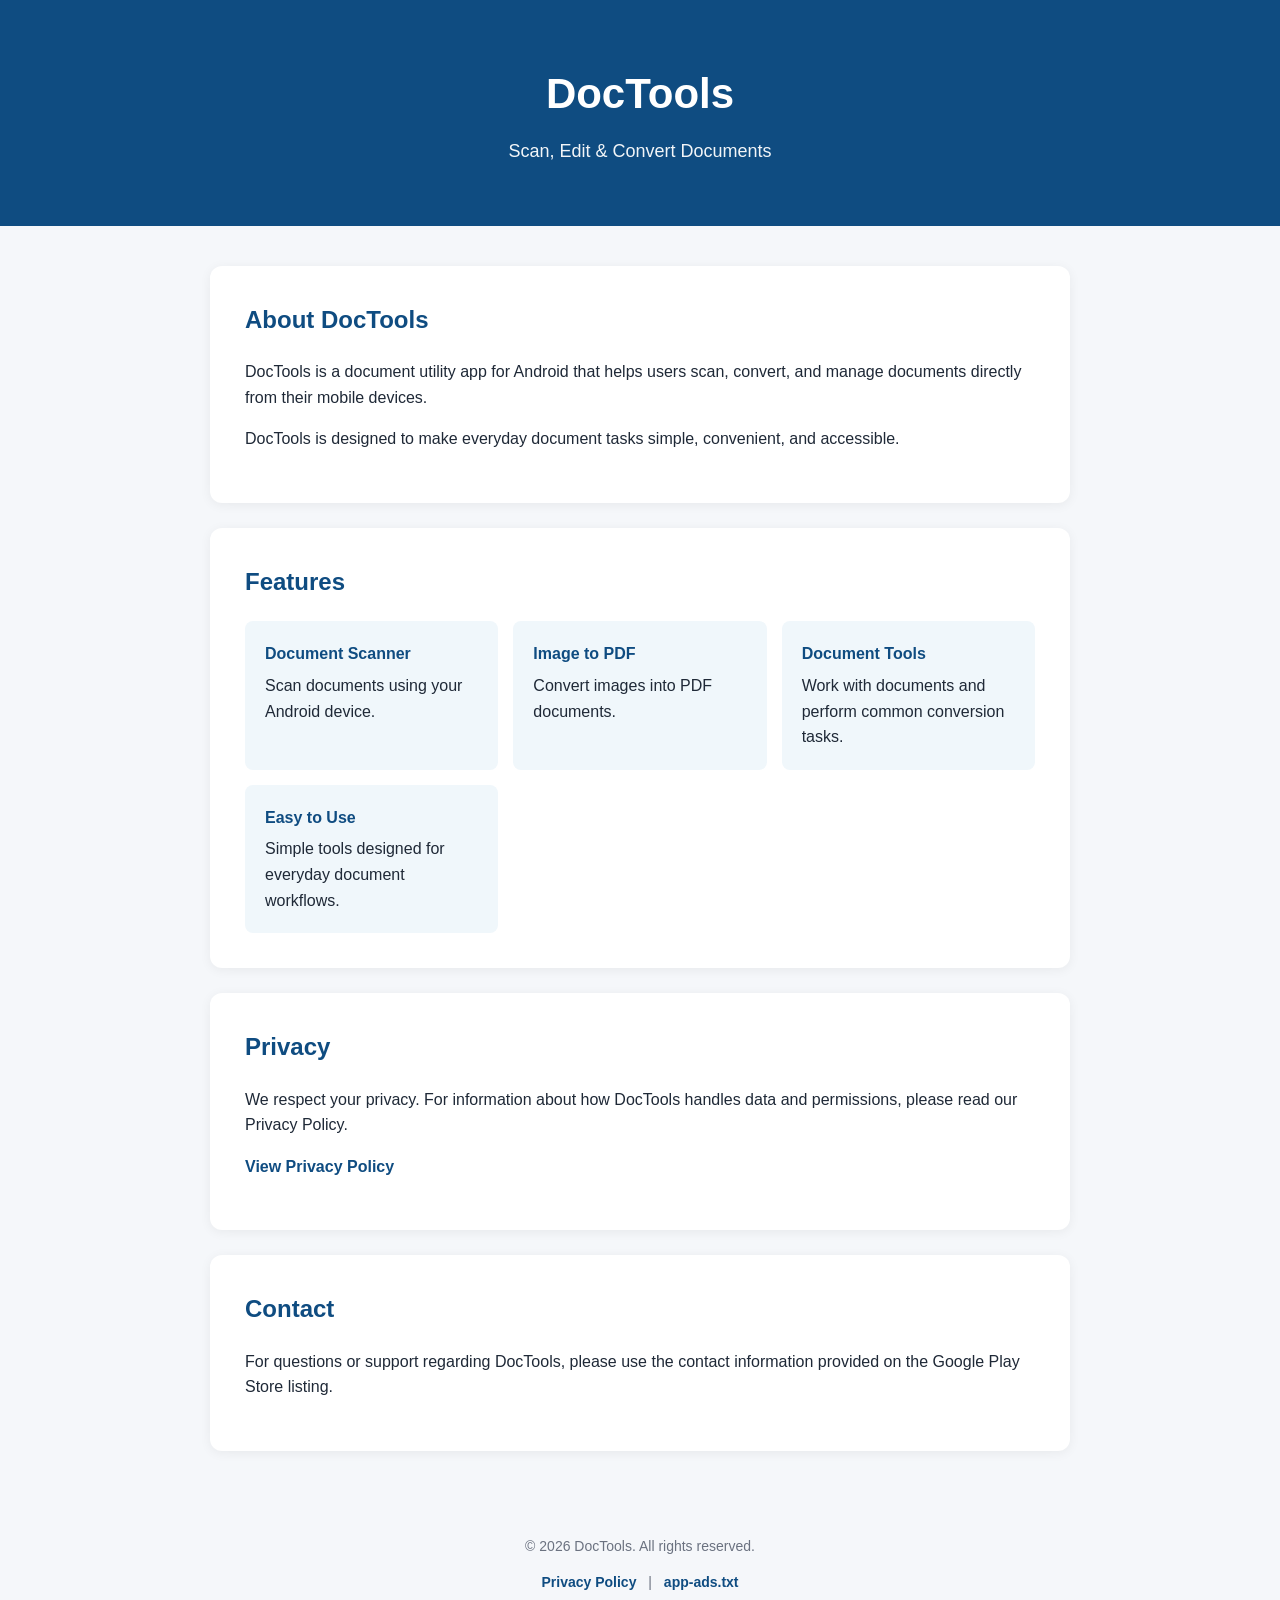
<file: index.html>
<!DOCTYPE html>
<html lang="en">
<head>
    <meta charset="UTF-8">
    <meta name="viewport" content="width=device-width, initial-scale=1.0">

    <title>DocTools – Scan, Edit & Convert</title>

    <meta
        name="description"
        content="DocTools is a document scanning, editing, and conversion app for Android."
    >

    <meta name="theme-color" content="#0F4C81">

    <style>
        * {
            box-sizing: border-box;
        }

        body {
            margin: 0;
            font-family: Arial, Helvetica, sans-serif;
            background: #f5f7fa;
            color: #1f2937;
            line-height: 1.6;
        }

        header {
            background: #0F4C81;
            color: white;
            padding: 60px 20px;
            text-align: center;
        }

        header h1 {
            margin: 0 0 10px;
            font-size: 42px;
        }

        header p {
            margin: 0;
            font-size: 18px;
            opacity: 0.95;
        }

        main {
            max-width: 900px;
            margin: 40px auto;
            padding: 0 20px;
        }

        .card {
            background: white;
            padding: 35px;
            margin-bottom: 25px;
            border-radius: 12px;
            box-shadow: 0 2px 12px rgba(0, 0, 0, 0.06);
        }

        h2 {
            color: #0F4C81;
            margin-top: 0;
        }

        .features {
            display: grid;
            grid-template-columns: repeat(auto-fit, minmax(220px, 1fr));
            gap: 15px;
            margin-top: 20px;
        }

        .feature {
            padding: 20px;
            background: #f0f7fb;
            border-radius: 8px;
        }

        .feature strong {
            display: block;
            margin-bottom: 6px;
            color: #0F4C81;
        }

        a {
            color: #0F4C81;
            text-decoration: none;
            font-weight: 600;
        }

        a:hover {
            text-decoration: underline;
        }

        footer {
            text-align: center;
            padding: 30px 20px;
            color: #6b7280;
            font-size: 14px;
        }

        footer a {
            margin: 0 8px;
        }

        @media (max-width: 600px) {
            header {
                padding: 45px 20px;
            }

            header h1 {
                font-size: 32px;
            }

            .card {
                padding: 25px;
            }
        }
    </style>
</head>

<body>

<header>
    <h1>DocTools</h1>
    <p>Scan, Edit &amp; Convert Documents</p>
</header>

<main>

    <section class="card">
        <h2>About DocTools</h2>

        <p>
            DocTools is a document utility app for Android that helps users
            scan, convert, and manage documents directly from their mobile
            devices.
        </p>

        <p>
            DocTools is designed to make everyday document tasks simple,
            convenient, and accessible.
        </p>
    </section>

    <section class="card">
        <h2>Features</h2>

        <div class="features">
            <div class="feature">
                <strong>Document Scanner</strong>
                Scan documents using your Android device.
            </div>

            <div class="feature">
                <strong>Image to PDF</strong>
                Convert images into PDF documents.
            </div>

            <div class="feature">
                <strong>Document Tools</strong>
                Work with documents and perform common conversion tasks.
            </div>

            <div class="feature">
                <strong>Easy to Use</strong>
                Simple tools designed for everyday document workflows.
            </div>
        </div>
    </section>

    <section class="card">
        <h2>Privacy</h2>

        <p>
            We respect your privacy. For information about how DocTools
            handles data and permissions, please read our Privacy Policy.
        </p>

        <p>
            <a href="privacy-policy.html">View Privacy Policy</a>
        </p>
    </section>

    <section class="card">
        <h2>Contact</h2>

        <p>
            For questions or support regarding DocTools, please use the
            contact information provided on the Google Play Store listing.
        </p>
    </section>

</main>

<footer>
    <p>&copy; 2026 DocTools. All rights reserved.</p>

    <p>
        <a href="privacy-policy.html">Privacy Policy</a>
        |
        <a href="app-ads.txt">app-ads.txt</a>
    </p>
</footer>

</body>
</html>
</file>
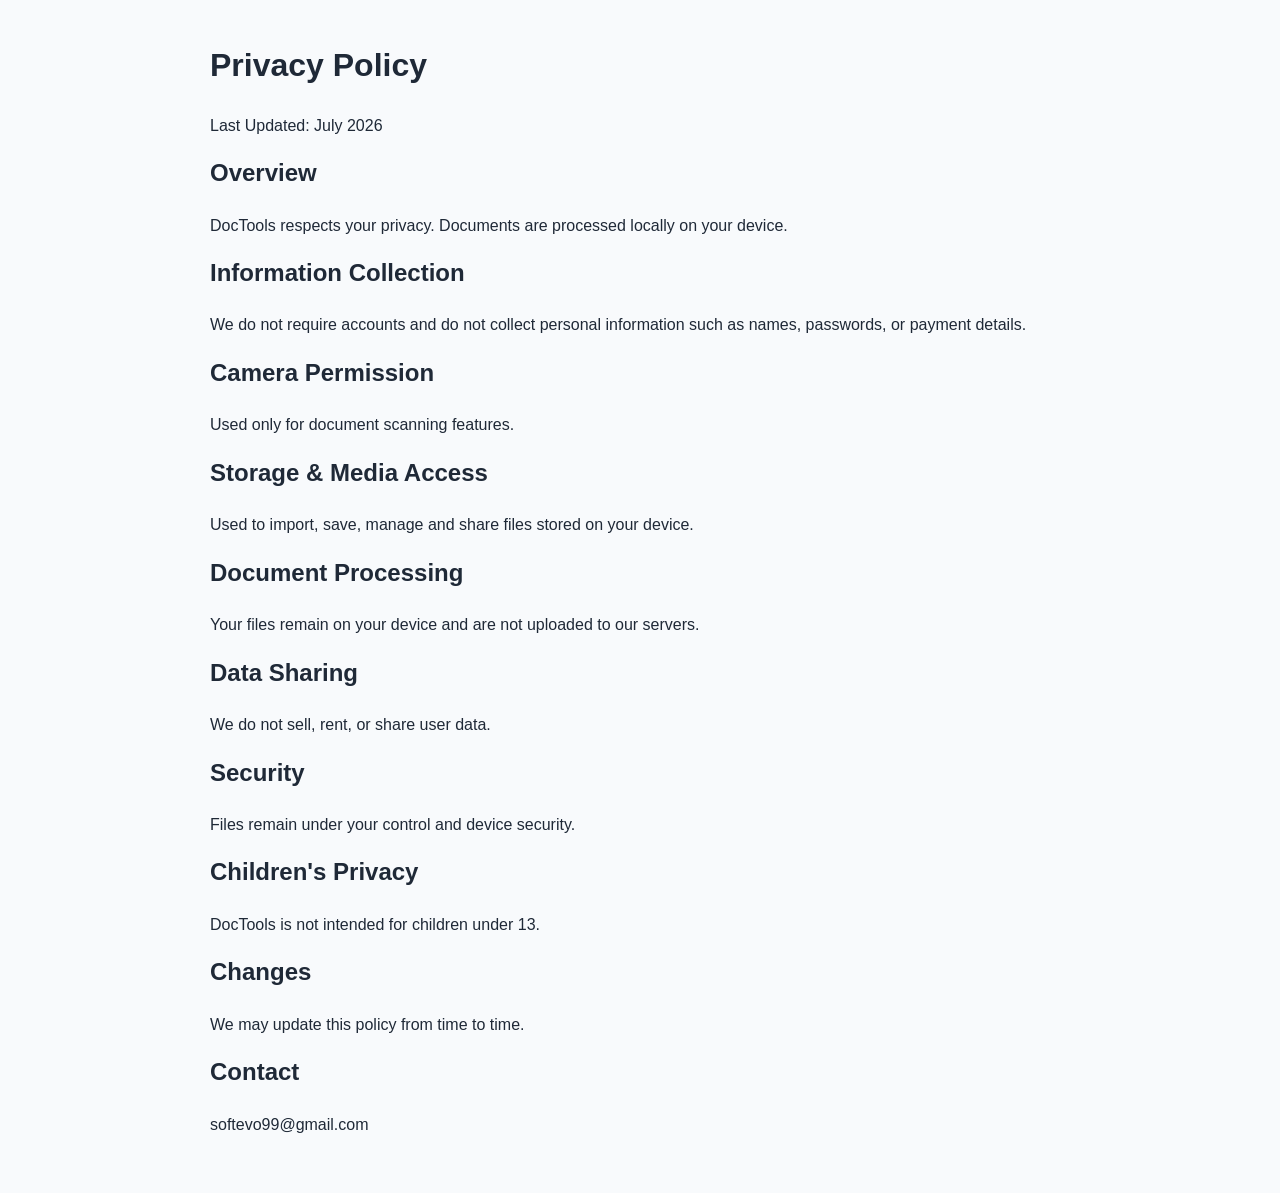
<file: privacy-policy.html>
<!DOCTYPE html><html><head><title>DocTools Privacy Policy</title><meta name="viewport" content="width=device-width,initial-scale=1"><link rel="stylesheet" href="styles.css"></head><body><div class="content">
<h1>Privacy Policy</h1><p>Last Updated: July 2026</p>
<h2>Overview</h2><p>DocTools respects your privacy. Documents are processed locally on your device.</p>
<h2>Information Collection</h2><p>We do not require accounts and do not collect personal information such as names, passwords, or payment details.</p>
<h2>Camera Permission</h2><p>Used only for document scanning features.</p>
<h2>Storage & Media Access</h2><p>Used to import, save, manage and share files stored on your device.</p>
<h2>Document Processing</h2><p>Your files remain on your device and are not uploaded to our servers.</p>
<h2>Data Sharing</h2><p>We do not sell, rent, or share user data.</p>
<h2>Security</h2><p>Files remain under your control and device security.</p>
<h2>Children's Privacy</h2><p>DocTools is not intended for children under 13.</p>
<h2>Changes</h2><p>We may update this policy from time to time.</p>
<h2>Contact</h2><p>softevo99@gmail.com</p></div></body></html>
</file>
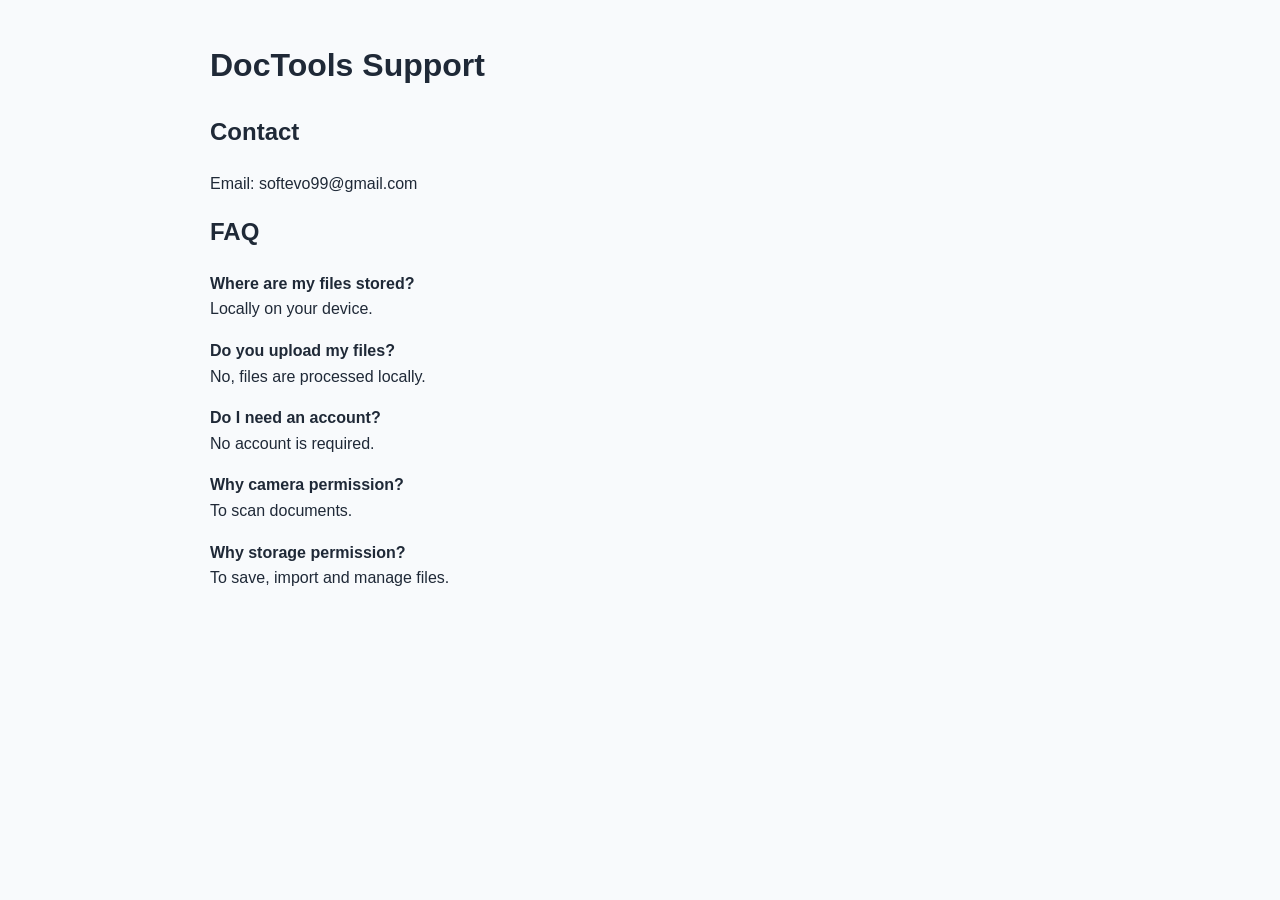
<file: support.html>
<!DOCTYPE html><html><head><title>DocTools Support</title><meta name="viewport" content="width=device-width,initial-scale=1"><link rel="stylesheet" href="styles.css"></head><body><div class="content">
<h1>DocTools Support</h1>
<h2>Contact</h2><p>Email: softevo99@gmail.com</p>
<h2>FAQ</h2>
<p><strong>Where are my files stored?</strong><br>Locally on your device.</p>
<p><strong>Do you upload my files?</strong><br>No, files are processed locally.</p>
<p><strong>Do I need an account?</strong><br>No account is required.</p>
<p><strong>Why camera permission?</strong><br>To scan documents.</p>
<p><strong>Why storage permission?</strong><br>To save, import and manage files.</p>
</div></body></html>
</file>
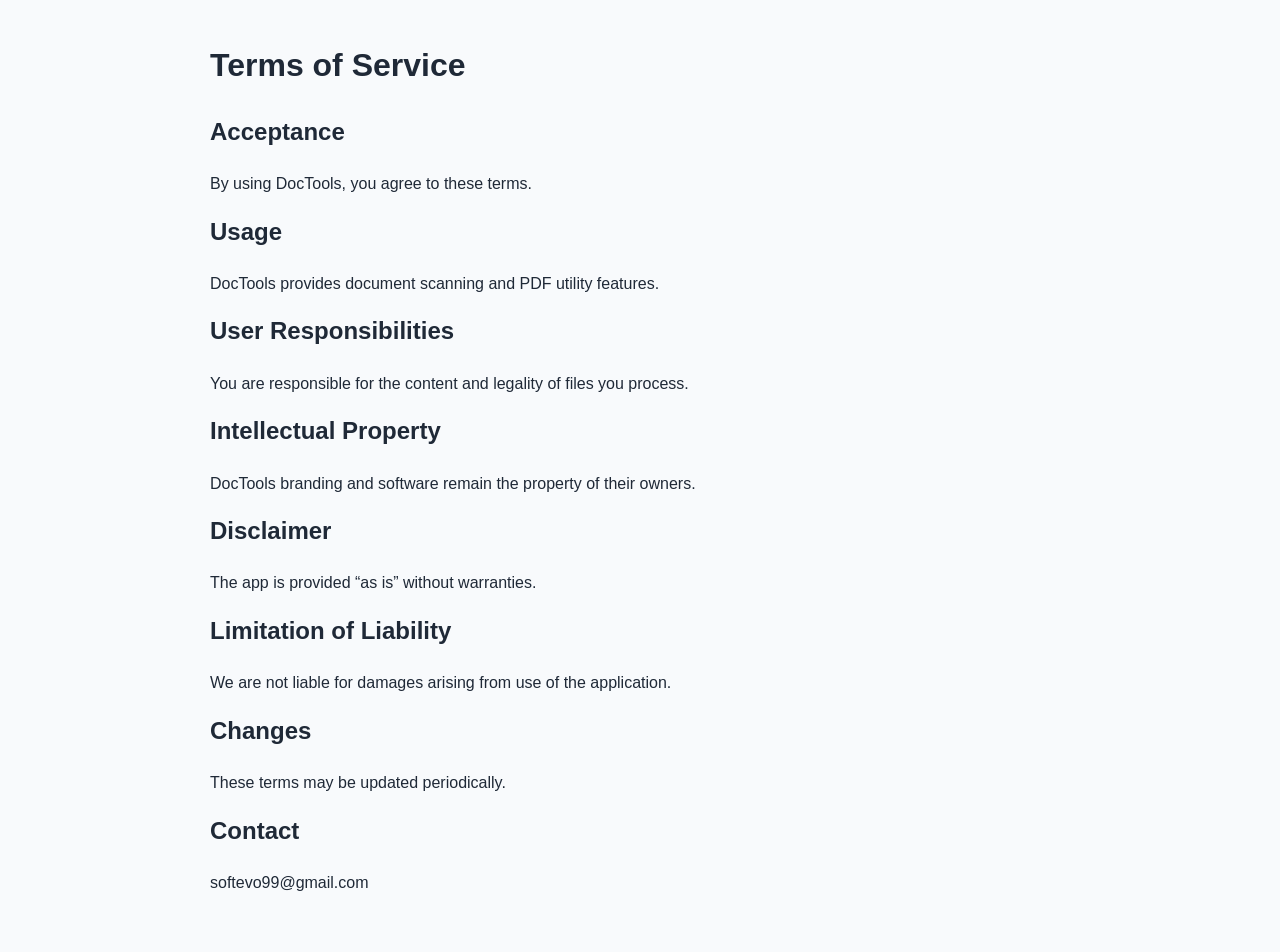
<file: terms-of-service.html>
<!DOCTYPE html><html><head><title>DocTools Terms of Service</title><meta name="viewport" content="width=device-width,initial-scale=1"><link rel="stylesheet" href="styles.css"></head><body><div class="content">
<h1>Terms of Service</h1>
<h2>Acceptance</h2><p>By using DocTools, you agree to these terms.</p>
<h2>Usage</h2><p>DocTools provides document scanning and PDF utility features.</p>
<h2>User Responsibilities</h2><p>You are responsible for the content and legality of files you process.</p>
<h2>Intellectual Property</h2><p>DocTools branding and software remain the property of their owners.</p>
<h2>Disclaimer</h2><p>The app is provided “as is” without warranties.</p>
<h2>Limitation of Liability</h2><p>We are not liable for damages arising from use of the application.</p>
<h2>Changes</h2><p>These terms may be updated periodically.</p>
<h2>Contact</h2><p>softevo99@gmail.com</p></div></body></html>
</file>
<file: styles.css>
:root{
--primary:#2563EB;--secondary:#4F46E5;--accent:#10B981;--bg:#f8fafc;--text:#1f2937;
}
*{box-sizing:border-box} body{margin:0;font-family:Arial,sans-serif;background:var(--bg);color:var(--text);line-height:1.6}
nav{background:white;padding:16px 24px;display:flex;justify-content:space-between;box-shadow:0 2px 10px rgba(0,0,0,.08)}
nav a{text-decoration:none;color:var(--text);margin-left:16px}
.hero{padding:80px 20px;text-align:center;background:linear-gradient(135deg,var(--primary),var(--secondary));color:white}
.container{max-width:1100px;margin:auto;padding:40px 20px}
.grid{display:grid;grid-template-columns:repeat(auto-fit,minmax(220px,1fr));gap:20px}
.card{background:white;padding:24px;border-radius:16px;box-shadow:0 2px 10px rgba(0,0,0,.08)}
footer{background:#111827;color:white;padding:30px;text-align:center}
h1,h2{margin-top:0}
.btn{display:inline-block;background:white;color:var(--primary);padding:12px 20px;border-radius:10px;text-decoration:none;font-weight:bold}
.content{max-width:900px;margin:auto;padding:40px 20px}
s
</file>
